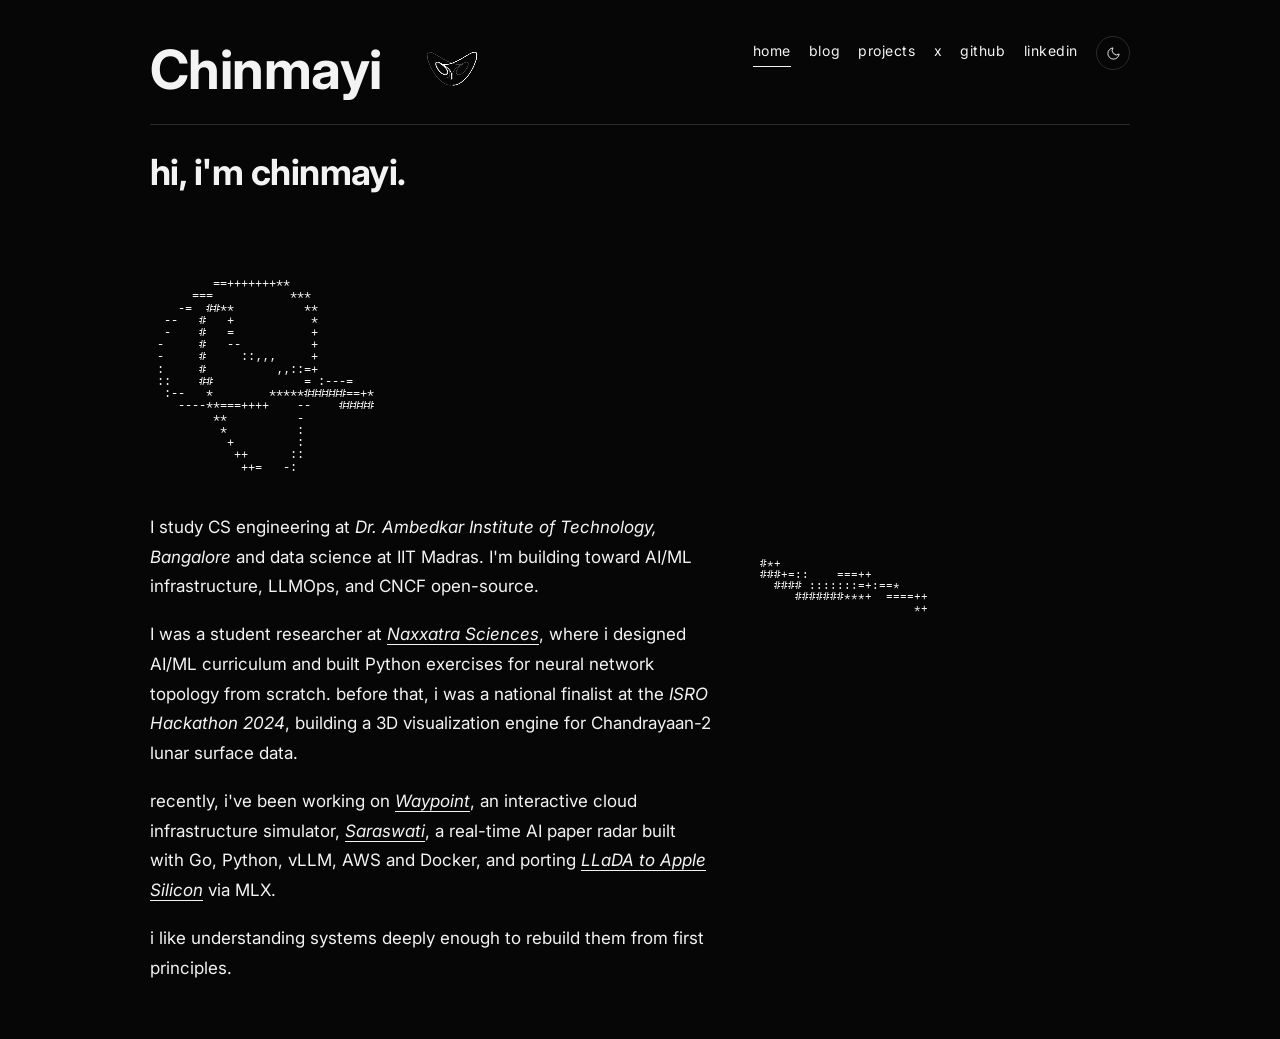
<file: index.html>
<!DOCTYPE html>
<html lang="en">

<head>
  <meta charset="UTF-8">
  <meta name="viewport" content="width=device-width, initial-scale=1.0">
  <title>Chinmayi</title>
  <meta name="description" content="Chinmayi — systems, inference, open source.">
  <meta name="author" content="Chinmayi">
  <link rel="preconnect" href="https://fonts.googleapis.com">
  <link rel="preconnect" href="https://fonts.gstatic.com" crossorigin>
  <link
    href="https://fonts.googleapis.com/css2?family=Cormorant+Garamond:wght@400;500;600&family=IBM+Plex+Mono:wght@400;500&family=Newsreader:opsz,wght@6..72,400;500;600&display=swap"
    rel="stylesheet">
  <link rel="stylesheet" href="style.css">
</head>

<body>
  <div class="content-card">
    <header>
      <div class="header-brand">
        <h1 class="site-title">Chinmayi</h1>
        <div class="lorenz-container">
          <canvas id="lorenzCanvas"></canvas>
        </div>
      </div>
      <nav>
        <a href="index.html" class="nav-link active">home</a>
        <a href="blogs.html" class="nav-link">blog</a>
        <a href="projects.html" class="nav-link">projects</a>
        <a href="https://x.com/realrizzler13" class="nav-link" target="_blank">X</a>
        <a href="https://github.com/rizzler13" class="nav-link" target="_blank">GitHub</a>
        <a href="https://www.linkedin.com/in/chinmayi-kr" class="nav-link" target="_blank">LinkedIn</a>
        <button class="theme-toggle" id="themeToggle" aria-label="Toggle theme">
          <svg class="theme-icon sun-icon" xmlns="http://www.w3.org/2000/svg" viewBox="0 0 24 24">
            <circle cx="12" cy="12" r="5" />
            <path
              d="M12 1v6m0 6v6m8.66-7H15m-6 0H3m15.66 7.66l-4.24-4.24m-4.24 0L5.34 4.34m13.32 15.32l-4.24-4.24m-4.24 0L5.34 19.66" />
          </svg>
          <svg class="theme-icon moon-icon" xmlns="http://www.w3.org/2000/svg" viewBox="0 0 24 24">
            <path d="M21 12.79A9 9 0 1 1 11.21 3 7 7 0 0 0 21 12.79z" />
          </svg>
        </button>
      </nav>
    </header>

    <main>
      <div class="intro-copy">
        <h2 class="greeting">hi, i'm chinmayi.</h2>
      </div>

      <aside class="ascii-panel ascii-panel-primary" aria-labelledby="asciiPrimaryLabel">
        <span id="asciiPrimaryLabel" class="sr-only">rotating study i</span>
        <pre class="ascii-art" id="asciiPrimary" aria-hidden="true"></pre>
      </aside>
      </section>

      <section class="notes-grid">
        <div class="bio">
          <p>I study CS engineering at <i>Dr. Ambedkar Institute of Technology, Bangalore</i> and data science at
            IIT Madras. I'm building toward AI/ML
            infrastructure, LLMOps, and CNCF open-source.</p>

          <p>I was a student researcher at <i><a href="https://naxxatra.com" target="_blank">Naxxatra Sciences</a></i>,
            where i designed AI/ML curriculum and built Python exercises for neural network topology from
            scratch. before that, i was a national finalist at the <i>ISRO Hackathon 2024</i>, building a 3D
            visualization engine for Chandrayaan-2 lunar surface data.</p>

          <p>recently, i've been working on <i><a href="https://d30924xgb9fh2u.cloudfront.net"
                target="_blank">Waypoint</a></i>, an interactive cloud infrastructure simulator, <i><a href="https://d22a5eltm3ki72.cloudfront.net"
                target="_blank">Saraswati</a></i>, a real-time AI paper radar built with Go, Python, vLLM, AWS and
            Docker, and porting <i><a href="https://github.com/Chinmayi-KR/diffusion-mlx" target="_blank">LLaDA to Apple
                Silicon</a></i> via MLX.</p>

          <p>i like understanding systems deeply enough to rebuild them from first principles.</p>




        </div>

        <aside class="side-notes">
          <div class="ascii-panel ascii-panel-secondary" aria-labelledby="asciiSecondaryLabel">
            <span id="asciiSecondaryLabel" class="sr-only">rotating study ii</span>
            <pre class="ascii-art ascii-art-compact" id="asciiSecondary" aria-hidden="true"></pre>
          </div>
        </aside>
      </section>

    </main>
  </div>

  <script>
    class LorenzAttractor {
      constructor(canvas) {
        this.canvas = canvas;
        this.ctx = canvas.getContext('2d');
        this.setupCanvas();

        this.sigma = 10.0;
        this.rho = 28.0;
        this.beta = 8.0 / 3.0;
        this.dt = 0.01;

        this.maxTrailLength = 300;
        this.fadeSpeed = 0.02;

        this.attractors = [
          { x: 1, y: 1, z: 1, trail: [], color: '' },
          { x: 2, y: 1, z: 1, trail: [], color: '' },
          { x: 1, y: 2, z: 1, trail: [], color: '' },
          { x: 1, y: 1, z: 2, trail: [], color: '' },
          { x: -1, y: -1, z: 1, trail: [], color: '' },
          { x: 0.5, y: -0.5, z: 1.5, trail: [], color: '' }
        ];

        this.syncColors();
        this.prePopulateTrails();
        this.animate();
      }

      setupCanvas() {
        this.canvas.style.width = '100%';
        this.canvas.style.height = '100%';

        const fixedWidth = 200;
        const fixedHeight = 150;
        const pixelRatio = window.devicePixelRatio || 1;
        this.canvas.width = fixedWidth * pixelRatio * 2;
        this.canvas.height = fixedHeight * pixelRatio * 2;
        this.ctx.scale(pixelRatio * 2, pixelRatio * 2);
        this.ctx.imageSmoothingEnabled = true;
        this.ctx.imageSmoothingQuality = 'high';
        this.ctx.lineCap = 'round';
        this.ctx.lineJoin = 'round';
        this.width = fixedWidth;
        this.height = fixedHeight;
        this.centerX = this.width / 2;
        this.centerY = this.height / 2;
        this.scale = 1.4;
      }

      syncColors() {
        const styles = getComputedStyle(document.body);
        const palette = [
          styles.getPropertyValue('--canvas-1').trim(),
          styles.getPropertyValue('--canvas-2').trim(),
          styles.getPropertyValue('--canvas-3').trim(),
          styles.getPropertyValue('--canvas-4').trim(),
          styles.getPropertyValue('--canvas-5').trim(),
          styles.getPropertyValue('--canvas-6').trim()
        ];
        this.attractors.forEach((a, i) => {
          a.color = palette[i] || styles.getPropertyValue('--text-primary').trim();
        });
      }

      prePopulateTrails() {
        for (let step = 0; step < 100; step++) {
          this.attractors.forEach(a => {
            const [dx, dy, dz] = this.lorenzEquations(a.x, a.y, a.z);
            a.x += dx; a.y += dy; a.z += dz;
            const [sx, sy] = this.projectTo2D(a.x, a.y, a.z);
            a.trail.push([sx, sy]);
          });
        }
      }

      lorenzEquations(x, y, z) {
        return [
          this.sigma * (y - x) * this.dt,
          (x * (this.rho - z) - y) * this.dt,
          (x * y - this.beta * z) * this.dt
        ];
      }

      projectTo2D(x, y, z) {
        return [
          this.centerX + x * this.scale * 1.5,
          this.centerY - (z - 25) * this.scale
        ];
      }

      update() {
        this.syncColors();
        this.ctx.clearRect(0, 0, this.width, this.height);
        this.attractors.forEach(a => {
          const [dx, dy, dz] = this.lorenzEquations(a.x, a.y, a.z);
          a.x += dx; a.y += dy; a.z += dz;
          const [sx, sy] = this.projectTo2D(a.x, a.y, a.z);
          a.trail.push([sx, sy]);
          if (a.trail.length > this.maxTrailLength) a.trail.shift();
          this.drawTrail(a);
        });
      }

      drawTrail(a) {
        if (a.trail.length < 2) return;
        this.ctx.globalCompositeOperation = 'lighter';
        this.ctx.strokeStyle = a.color;
        this.ctx.lineWidth = 1.2;
        this.ctx.globalAlpha = 0.45;
        this.ctx.beginPath();
        this.ctx.moveTo(a.trail[0][0], a.trail[0][1]);
        for (let i = 2; i < a.trail.length; i += 2) {
          this.ctx.lineTo(a.trail[i][0], a.trail[i][1]);
        }
        if (a.trail.length > 1) {
          this.ctx.lineTo(a.trail[a.trail.length - 1][0], a.trail[a.trail.length - 1][1]);
        }
        this.ctx.stroke();
        this.ctx.globalAlpha = 1;
        this.ctx.globalCompositeOperation = 'source-over';
      }

      animate() {
        this.update();
        requestAnimationFrame(() => this.animate());
      }
    }

    let lorenzInitialized = false;
    function initLorenz() {
      if (lorenzInitialized) return;
      const canvas = document.getElementById('lorenzCanvas');
      if (!canvas) return;
      const container = canvas.parentElement;
      if (!container) return;
      const check = () => {
        const rect = container.getBoundingClientRect();
        if (rect.width > 0 && rect.height > 0) {
          lorenzInitialized = true;
          new LorenzAttractor(canvas);
        } else {
          setTimeout(check, 50);
        }
      };
      setTimeout(check, 100);
    }
    document.addEventListener('DOMContentLoaded', initLorenz);
    window.addEventListener('load', initLorenz);
  </script>

  <script>
    class AsciiRotor {
      constructor(element, options) {
        this.element = element;
        this.width = options.width;
        this.height = options.height;
        this.scale = options.scale;
        this.distance = options.distance;
        this.speed = options.speed;
        this.palette = options.palette;
        this.points = options.points;
        this.rotation = options.rotation || { x: 0.8, y: 0.4, z: 0.25 };
        this.frame = 0;
        this.lastFrameTime = 0;
      }

      rotatePoint(point, ax, ay, az) {
        let { x, y, z } = point;
        const sx = Math.sin(ax), cx = Math.cos(ax);
        let y1 = y * cx - z * sx, z1 = y * sx + z * cx;
        const sy = Math.sin(ay), cy = Math.cos(ay);
        let x2 = x * cy + z1 * sy, z2 = -x * sy + z1 * cy;
        const sz = Math.sin(az), cz = Math.cos(az);
        return { x: x2 * cz - y1 * sz, y: x2 * sz + y1 * cz, z: z2 };
      }

      render(ts) {
        if (ts - this.lastFrameTime < 72) {
          requestAnimationFrame(t => this.render(t));
          return;
        }
        this.lastFrameTime = ts;
        this.frame += 1;

        const chars = Array.from({ length: this.width * this.height }, () => ' ');
        const depth = new Float32Array(this.width * this.height).fill(-Infinity);
        const ax = this.frame * this.speed * this.rotation.x;
        const ay = this.frame * this.speed * this.rotation.y;
        const az = this.frame * this.speed * this.rotation.z;

        for (const point of this.points) {
          const r = this.rotatePoint(point, ax, ay, az);
          const p = this.distance / (this.distance - r.z);
          const px = Math.round(this.width / 2 + r.x * this.scale * p);
          const py = Math.round(this.height / 2 + r.y * this.scale * p * 0.58);
          if (px < 0 || px >= this.width || py < 0 || py >= this.height) continue;
          const idx = py * this.width + px;
          if (r.z <= depth[idx]) continue;
          const lum = Math.max(0, Math.min(1, 0.16 + 0.44 * (r.z / this.distance + 0.5) + 0.4 * (point.weight || 0.5)));
          depth[idx] = r.z;
          chars[idx] = this.palette[Math.min(this.palette.length - 1, Math.floor(lum * (this.palette.length - 1)))];
        }

        const lines = [];
        for (let row = 0; row < this.height; row++) {
          lines.push(chars.slice(row * this.width, (row + 1) * this.width).join(''));
        }
        this.element.textContent = lines.join('\n');
        requestAnimationFrame(t => this.render(t));
      }

      start() { requestAnimationFrame(t => this.render(t)); }
    }

    function buildTorusKnotPoints(total) {
      const pts = [];
      for (let i = 0; i < total; i++) {
        const t = (i / total) * Math.PI * 4;
        pts.push({
          x: (1.65 + 0.55 * Math.cos(3 * t)) * Math.cos(2 * t),
          y: (1.65 + 0.55 * Math.cos(3 * t)) * Math.sin(2 * t),
          z: 0.95 * Math.sin(3 * t),
          weight: (Math.sin(t * 3) + 1) / 2
        });
      }
      return pts;
    }

    function buildLemniscatePoints(total) {
      const pts = [];
      for (let i = 0; i < total; i++) {
        const t = (i / total) * Math.PI * 2;
        const d = 1 + Math.sin(t) ** 2;
        pts.push({
          x: (Math.cos(t) / d) * 2.1,
          y: (Math.sin(t) * Math.cos(t) / d) * 2.6,
          z: Math.sin(2 * t) * 1.2,
          weight: (Math.cos(2 * t) + 1) / 2
        });
      }
      return pts;
    }

    function initAsciiArt() {
      const primary = document.getElementById('asciiPrimary');
      const secondary = document.getElementById('asciiSecondary');
      if (window.matchMedia('(prefers-reduced-motion: reduce)').matches) {
        if (primary) primary.textContent = [
          '           .:-=++=-:.           ',
          '       .-+#@@@@@@@@@@#+-.       ',
          '     .-*@@@#*=-..-=*#@@@*-.     ',
          '    :+@@@*=.          .=*@@+:    ',
          '    =@@#:    recursive     :#@=   ',
          '    =@@#:     geometry     :#@=   ',
          '    :+@@@*=.          .=*@@+:    ',
          '     .-*@@@#*=-..-=*#@@@*-.     ',
          '       .-+#@@@@@@@@@@#+-.       ',
          '           .:-=++=-:.           '
        ].join('\n');
        if (secondary) secondary.textContent = [
          '         .--==--.         ',
          '      .-+#@@@@@@#+-.      ',
          '    .-*@@*=....=*@@*-.    ',
          '    =@@*:  loop  :*@@=    ',
          '    =@@*:  self  :*@@=    ',
          '    .-*@@*=....=*@@*-.    ',
          '      .-+#@@@@@@#+-.      ',
          '         .--==--.         '
        ].join('\n');
        return;
      }
      if (primary) new AsciiRotor(primary, {
        width: 32, height: 18, scale: 7.2, distance: 8, speed: 0.05,
        palette: ' .,:-=+*#%@', points: buildTorusKnotPoints(900),
        rotation: { x: 0.9, y: 0.55, z: 0.22 }
      }).start();
      if (secondary) new AsciiRotor(secondary, {
        width: 28, height: 12, scale: 5.9, distance: 7, speed: 0.042,
        palette: ' .-:=+*#%@', points: buildLemniscatePoints(720),
        rotation: { x: 0.65, y: 0.92, z: 0.18 }
      }).start();
    }
    document.addEventListener('DOMContentLoaded', initAsciiArt);
  </script>

  <script>
    (function () {
      const toggle = document.getElementById('themeToggle');
      const body = document.body;
      if ((localStorage.getItem('theme') || 'dark') === 'dark') body.classList.add('dark-mode');
      toggle.addEventListener('click', () => {
        body.classList.toggle('dark-mode');
        localStorage.setItem('theme', body.classList.contains('dark-mode') ? 'dark' : 'light');
      });
    })();
  </script>
</body>

</html>
</file>
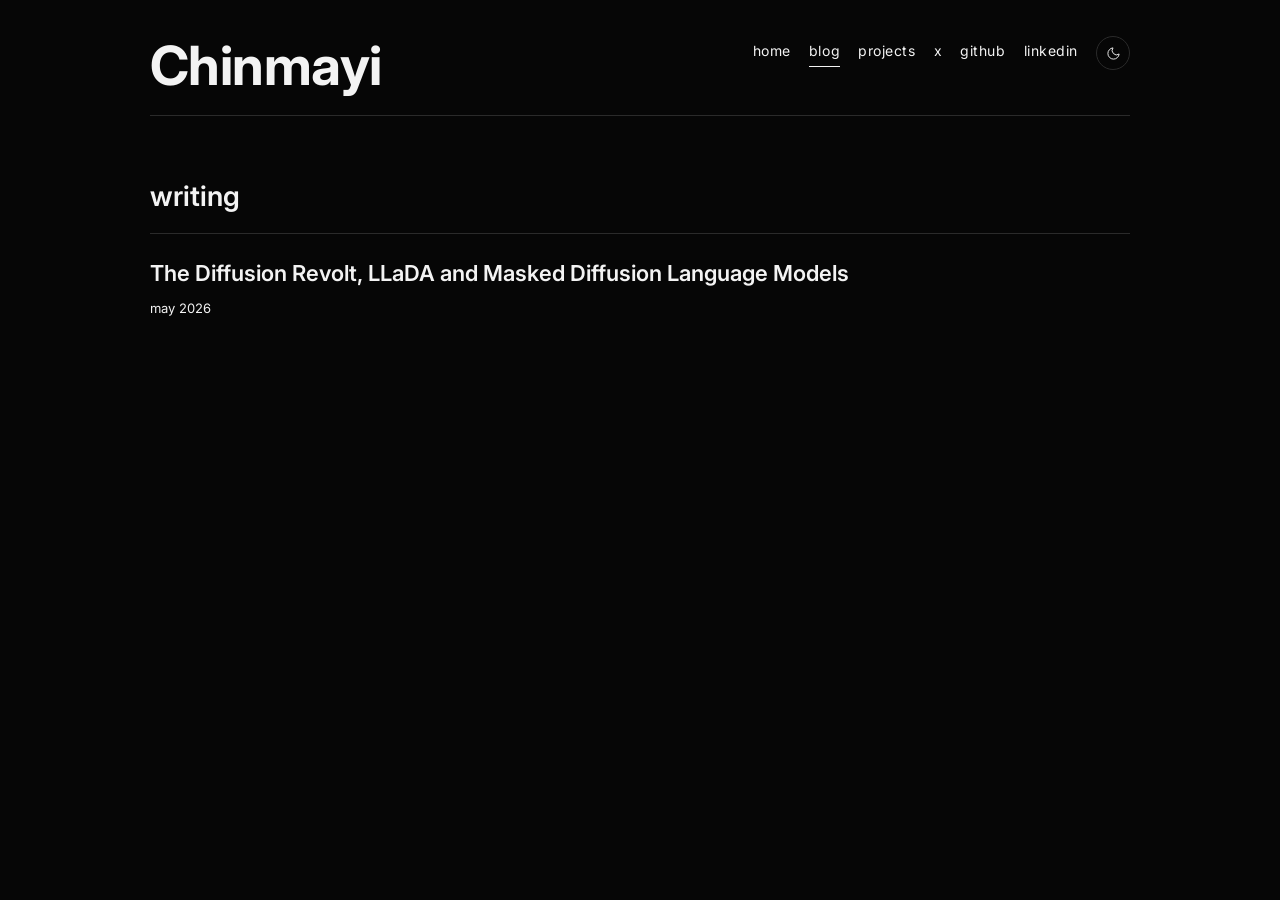
<file: blogs.html>
<!DOCTYPE html>
<html lang="en">

<head>
  <meta charset="UTF-8">
  <meta name="viewport" content="width=device-width, initial-scale=1.0">
  <title>blog - Chinmayi</title>
  <meta name="description" content="Writing by Chinmayi — systems, inference, open source.">
  <link rel="preconnect" href="https://fonts.googleapis.com">
  <link rel="preconnect" href="https://fonts.gstatic.com" crossorigin>
  <link
    href="https://fonts.googleapis.com/css2?family=Cormorant+Garamond:wght@400;500;600&family=IBM+Plex+Mono:wght@400;500&family=Newsreader:opsz,wght@6..72,400;500;600&display=swap"
    rel="stylesheet">
  <link rel="stylesheet" href="style.css">
</head>

<body>
  <div class="container">
    <header>
      <h1 class="site-title">Chinmayi</h1>
      <nav>
        <a href="index.html" class="nav-link">home</a>
        <a href="blogs.html" class="nav-link active">blog</a>
        <a href="projects.html" class="nav-link">projects</a>
        <a href="https://x.com/realrizzler13" class="nav-link" target="_blank">X</a>
        <a href="https://github.com/rizzler13" class="nav-link" target="_blank">GitHub</a>
        <a href="https://www.linkedin.com/in/chinmayi-kr" class="nav-link" target="_blank">LinkedIn</a>
        <button class="theme-toggle" id="themeToggle" aria-label="Toggle theme">
          <svg class="theme-icon sun-icon" xmlns="http://www.w3.org/2000/svg" viewBox="0 0 24 24">
            <circle cx="12" cy="12" r="5" />
            <path
              d="M12 1v6m0 6v6m8.66-7H15m-6 0H3m15.66 7.66l-4.24-4.24m-4.24 0L5.34 4.34m13.32 15.32l-4.24-4.24m-4.24 0L5.34 19.66" />
          </svg>
          <svg class="theme-icon moon-icon" xmlns="http://www.w3.org/2000/svg" viewBox="0 0 24 24">
            <path d="M21 12.79A9 9 0 1 1 11.21 3 7 7 0 0 0 21 12.79z" />
          </svg>
        </button>
      </nav>
    </header>

    <main>
      <section class="writing-section" style="padding-top: 28px;">
        <h2 class="section-heading">writing</h2>
        <div class="blog-list">
          <article class="blog-item">
            <h3 class="blog-title"><a href="https://diffusiononmlx.netlify.app/" target="_blank">The Diffusion Revolt,
                LLaDA and Masked Diffusion Language Models</a></h3>
            <p class="blog-date">may 2026</p>
          </article>
        </div>
      </section>
    </main>
  </div>

  <script>
    (function () {
      const toggle = document.getElementById('themeToggle');
      const body = document.body;
      if ((localStorage.getItem('theme') || 'dark') === 'dark') body.classList.add('dark-mode');
      toggle.addEventListener('click', () => {
        body.classList.toggle('dark-mode');
        localStorage.setItem('theme', body.classList.contains('dark-mode') ? 'dark' : 'light');
      });
    })();
  </script>
</body>

</html>
</file>
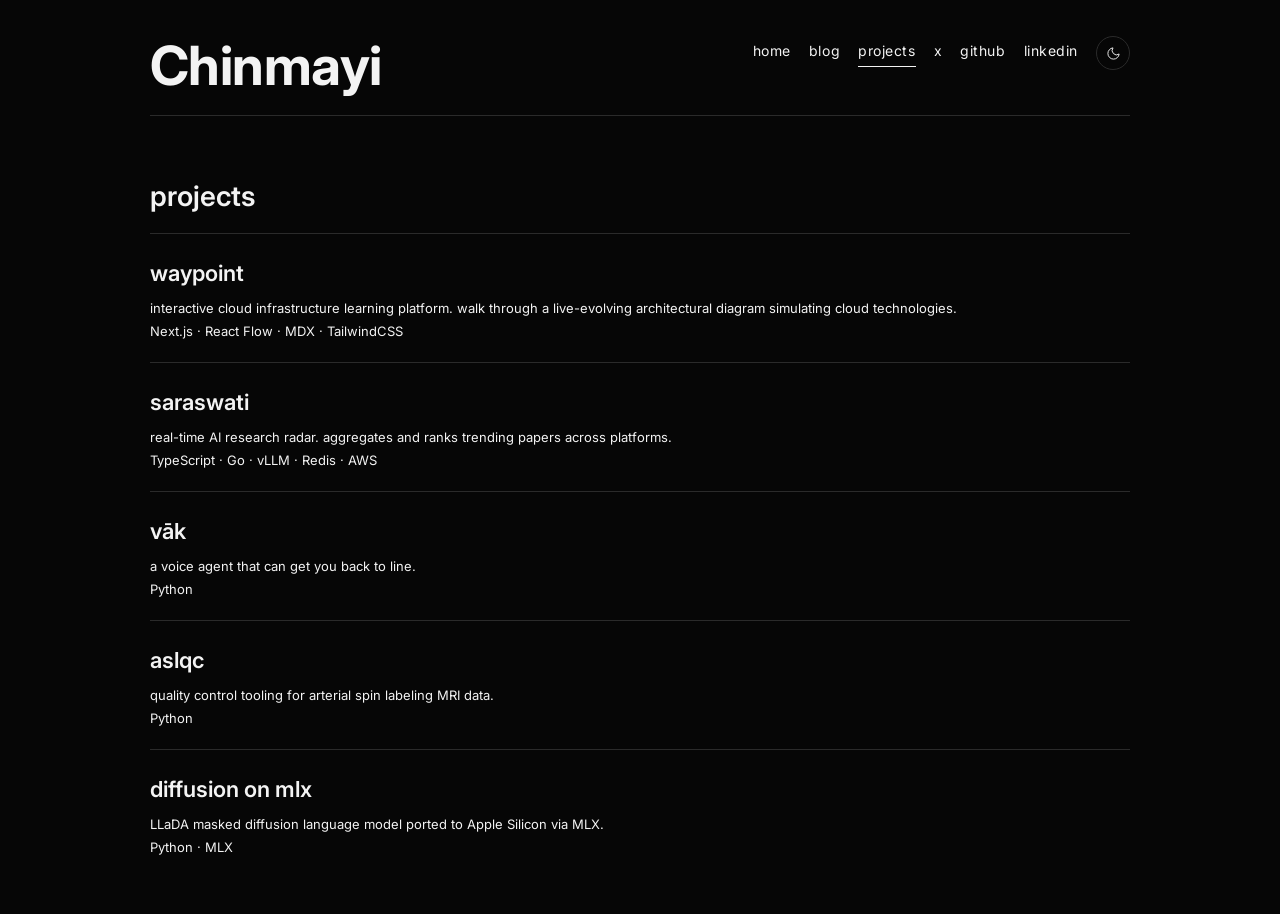
<file: projects.html>
<!DOCTYPE html>
<html lang="en">

<head>
  <meta charset="UTF-8">
  <meta name="viewport" content="width=device-width, initial-scale=1.0">
  <title>projects - Chinmayi</title>
  <meta name="description" content="Projects by Chinmayi — systems, inference, open source.">
  <link rel="preconnect" href="https://fonts.googleapis.com">
  <link rel="preconnect" href="https://fonts.gstatic.com" crossorigin>
  <link
    href="https://fonts.googleapis.com/css2?family=Cormorant+Garamond:wght@400;500;600&family=IBM+Plex+Mono:wght@400;500&family=Newsreader:opsz,wght@6..72,400;500;600&display=swap"
    rel="stylesheet">
  <link rel="stylesheet" href="style.css">
</head>

<body>
  <div class="container">
    <header>
      <h1 class="site-title">Chinmayi</h1>
      <nav>
        <a href="index.html" class="nav-link">home</a>
        <a href="blogs.html" class="nav-link">blog</a>
        <a href="projects.html" class="nav-link active">projects</a>
        <a href="https://x.com/realrizzler13" class="nav-link" target="_blank">X</a>
        <a href="https://github.com/rizzler13" class="nav-link" target="_blank">GitHub</a>
        <a href="https://www.linkedin.com/in/chinmayi-kr" class="nav-link" target="_blank">LinkedIn</a>
        <button class="theme-toggle" id="themeToggle" aria-label="Toggle theme">
          <svg class="theme-icon sun-icon" xmlns="http://www.w3.org/2000/svg" viewBox="0 0 24 24">
            <circle cx="12" cy="12" r="5" />
            <path
              d="M12 1v6m0 6v6m8.66-7H15m-6 0H3m15.66 7.66l-4.24-4.24m-4.24 0L5.34 4.34m13.32 15.32l-4.24-4.24m-4.24 0L5.34 19.66" />
          </svg>
          <svg class="theme-icon moon-icon" xmlns="http://www.w3.org/2000/svg" viewBox="0 0 24 24">
            <path d="M21 12.79A9 9 0 1 1 11.21 3 7 7 0 0 0 21 12.79z" />
          </svg>
        </button>
      </nav>
    </header>

    <main>
      <section class="writing-section" style="padding-top: 28px;">
        <h2 class="section-heading">projects</h2>
        <div class="blog-list">

          <article class="blog-item">
            <h3 class="blog-title"><a href="https://d30924xgb9fh2u.cloudfront.net/" target="_blank">waypoint</a></h3>
            <p class="blog-meta">interactive cloud infrastructure learning platform. walk through a live-evolving
              architectural diagram simulating cloud technologies.</p>
            <p class="blog-date">Next.js · React Flow · MDX · TailwindCSS</p>
          </article>

          <article class="blog-item">
            <h3 class="blog-title"><a href="https://d22a5eltm3ki72.cloudfront.net/" target="_blank">saraswati</a></h3>
            <p class="blog-meta">real-time AI research radar. aggregates and ranks trending papers across platforms.</p>
            <p class="blog-date">TypeScript · Go · vLLM · Redis · AWS</p>
          </article>

          <article class="blog-item">
            <h3 class="blog-title"><a href="https://github.com/rizzler13/vak" target="_blank">vāk</a></h3>
            <p class="blog-meta">a voice agent that can get you back to line.</p>
            <p class="blog-date">Python</p>
          </article>

          <article class="blog-item">
            <h3 class="blog-title"><a href="https://github.com/rizzler13/asl-qc" target="_blank">aslqc</a></h3>
            <p class="blog-meta">quality control tooling for arterial spin labeling MRI data.</p>
            <p class="blog-date">Python</p>
          </article>

          <article class="blog-item">
            <h3 class="blog-title"><a href="https://github.com/Chinmayi-KR/diffusion-mlx" target="_blank">diffusion on
                mlx</a></h3>
            <p class="blog-meta">LLaDA masked diffusion language model ported to Apple Silicon via MLX.</p>
            <p class="blog-date">Python · MLX</p>
          </article>

        </div>
      </section>
    </main>
  </div>

  <script>
    (function () {
      const toggle = document.getElementById('themeToggle');
      const body = document.body;
      if ((localStorage.getItem('theme') || 'dark') === 'dark') body.classList.add('dark-mode');
      toggle.addEventListener('click', () => {
        body.classList.toggle('dark-mode');
        localStorage.setItem('theme', body.classList.contains('dark-mode') ? 'dark' : 'light');
      });
    })();
  </script>
</body>

</html>
</file>
<file: style.css>
@import url('https://fonts.googleapis.com/css2?family=Cormorant+Garamond:wght@400;500;600&family=IBM+Plex+Mono:wght@400;500&family=Inter:wght@400;500;600;700&family=Newsreader:opsz,wght@6..72,400;500;600&display=swap');

:root {
  --bg-color: #c8c1b4;
  --surface-color: #c8c1b4;
  --panel-bg: #c8c1b4;
  --text-primary: #111111;
  --text-color: #111111;
  --text-secondary: #111111;
  --text-muted: #4a4540;
  --link-color: #111111;
  --link-hover: #111111;
  --border-color: #b0a99c;
  --code-bg: #beb7ab;
  --blockquote-color: #111111;
  --panel-strong: #111111;
  --accent: #111111;
  --selection-bg: #111111;
  --selection-text: #c8c1b4;
  --canvas-1: #111111;
  --canvas-2: #2c2c2c;
  --canvas-3: #454545;
  --canvas-4: #5f5f5f;
  --canvas-5: #787878;
  --canvas-6: #929292;
  --monospace: 'IBM Plex Mono', 'SFMono-Regular', Consolas, monospace;
}

body.dark-mode {
  --bg-color: #060606;
  --surface-color: #060606;
  --panel-bg: #060606;
  --text-primary: #f3f3f3;
  --text-color: #f3f3f3;
  --text-secondary: #f3f3f3;
  --text-muted: #f3f3f3;
  --link-color: #f3f3f3;
  --link-hover: #f3f3f3;
  --border-color: #2a2a2a;
  --code-bg: #121212;
  --blockquote-color: #f3f3f3;
  --panel-strong: #f3f3f3;
  --accent: #f3f3f3;
  --selection-bg: #f3f3f3;
  --selection-text: #060606;
  --canvas-1: #f3f3f3;
  --canvas-2: #dddddd;
  --canvas-3: #c5c5c5;
  --canvas-4: #acacac;
  --canvas-5: #949494;
  --canvas-6: #7b7b7b;
}

* {
  margin: 0;
  padding: 0;
  box-sizing: border-box;
}

html {
  scroll-behavior: smooth;
  background: var(--bg-color);
}

body {
  min-height: 100vh;
  background: var(--bg-color);
  color: var(--text-color);
  font-family: 'Inter', 'Helvetica Neue', Helvetica, Arial, sans-serif;
  font-size: 17px;
  line-height: 1.75;
  -webkit-font-smoothing: antialiased;
  -moz-osx-font-smoothing: grayscale;
  transition: background-color 0.25s ease, color 0.25s ease;
}

a {
  color: var(--link-color);
  text-decoration: none;
  transition: color 0.2s ease, border-color 0.2s ease;
}

a:hover {
  color: var(--link-hover);
}

code, pre, samp, kbd {
  font-family: var(--monospace);
}

.content-card,
.container {
  width: min(980px, calc(100% - 48px));
  margin: 0 auto;
  padding: 36px 0 56px;
  background: var(--surface-color);
  animation: fadeIn 0.45s ease-out both;
}

header {
  display: flex;
  justify-content: space-between;
  align-items: flex-start;
  gap: 20px;
  flex-wrap: wrap;
  padding: 0 0 20px;
  border-bottom: 1px solid var(--border-color);
}

.header-brand {
  display: flex;
  align-items: center;
  gap: 14px;
}

.site-title {
  font-family: 'Inter', 'Helvetica Neue', Helvetica, Arial, sans-serif;
  font-size: clamp(38px, 5.5vw, 54px);
  font-weight: 700;
  letter-spacing: -0.01em;
  color: var(--text-primary);
  line-height: 1.1;
}

.lorenz-container {
  width: 112px;
  height: 68px;
  flex-shrink: 0;
  pointer-events: none;
}

#lorenzCanvas {
  display: block;
  width: 100% !important;
  height: 100% !important;
  background: transparent;
}

nav {
  display: flex;
  align-items: center;
  flex-wrap: wrap;
  gap: 10px 18px;
}

.nav-link {
  color: var(--text-secondary);
  font-size: 14px;
  letter-spacing: 0.04em;
  text-transform: lowercase;
  border-bottom: 1px solid transparent;
  padding-bottom: 2px;
}

.nav-link:hover,
.nav-link.active {
  color: var(--text-primary);
  border-bottom-color: currentColor;
}

.theme-toggle {
  width: 34px;
  height: 34px;
  border: 1px solid var(--border-color);
  border-radius: 999px;
  background: transparent;
  color: var(--text-primary);
  display: inline-flex;
  align-items: center;
  justify-content: center;
  cursor: pointer;
  transition: border-color 0.2s ease, background-color 0.2s ease, transform 0.2s ease;
}

.theme-toggle:hover {
  border-color: var(--text-primary);
  transform: translateY(-1px);
}

.theme-toggle svg {
  width: 15px;
  height: 15px;
  fill: none;
  stroke: currentColor;
  stroke-width: 1.5;
}

.theme-icon {
  display: block;
}

body.dark-mode .sun-icon { display: none; }
body.dark-mode .moon-icon { display: block; }
body:not(.dark-mode) .sun-icon { display: block; }
body:not(.dark-mode) .moon-icon { display: none; }

main {
  display: grid;
  gap: 40px;
  padding-top: 28px;
}

.intro-grid,
.notes-grid {
  display: grid;
  gap: 32px;
  align-items: start;
}

.intro-grid {
  grid-template-columns: minmax(0, 1.35fr) minmax(280px, 0.9fr);
}

.notes-grid {
  grid-template-columns: minmax(0, 1.25fr) minmax(250px, 0.85fr);
}

.greeting {
  font-family: 'Inter', 'Helvetica Neue', Helvetica, Arial, sans-serif;
  font-size: clamp(28px, 3.8vw, 36px);
  font-weight: 700;
  line-height: 1.1;
  letter-spacing: -0.015em;
  color: var(--text-primary);
  margin-bottom: 20px;
}

.lede {
  max-width: 44ch;
  color: var(--text-secondary);
  font-size: 17px;
  margin-bottom: 10px;
}

.bio p {
  margin-bottom: 18px;
}

.bio p:last-child {
  margin-bottom: 0;
}

.bio strong {
  color: var(--text-primary);
}

.bio a {
  border-bottom: 1px solid currentColor;
}

.ascii-panel {
  border: 0;
  background: transparent;
  padding: 0;
}

.ascii-art {
  min-height: 18em;
  white-space: pre;
  overflow: hidden;
  font-family: var(--monospace);
  font-size: 12px;
  line-height: 1.02;
  color: var(--panel-strong);
}

.ascii-art-compact {
  min-height: 10.6em;
  font-size: 11px;
}

.side-notes {
  display: grid;
  gap: 0;
}

.sr-only {
  position: absolute;
  width: 1px;
  height: 1px;
  padding: 0;
  margin: -1px;
  overflow: hidden;
  clip: rect(0, 0, 0, 0);
  white-space: nowrap;
  border: 0;
}

.section-heading {
  font-family: 'Inter', 'Helvetica Neue', Helvetica, Arial, sans-serif;
  font-size: 28px;
  font-weight: 600;
  color: var(--text-primary);
  margin-bottom: 20px;
  padding-bottom: 12px;
  border-bottom: 1px solid var(--border-color);
}

.blog-list {
  max-width: 100%;
}

.blog-item {
  padding: 0 0 20px;
  margin-bottom: 20px;
  border-bottom: 1px solid var(--border-color);
}

.blog-item:last-child {
  margin-bottom: 0;
  padding-bottom: 0;
  border-bottom: 0;
}

.blog-title {
  font-family: 'Inter', 'Helvetica Neue', Helvetica, Arial, sans-serif;
  font-size: 22px;
  font-weight: 600;
  margin-bottom: 4px;
}

.blog-title a {
  color: var(--text-primary);
  border-bottom: 1px solid transparent;
}

.blog-title a:hover {
  border-bottom-color: currentColor;
}

.blog-date,
.blog-meta {
  color: var(--text-muted);
  font-size: 13px;
}

.back-link {
  display: inline-block;
  margin-bottom: 24px;
  font-size: 14px;
  color: var(--text-secondary);
  border-bottom: 1px solid transparent;
}

.back-link:hover {
  border-bottom-color: currentColor;
}

::selection {
  background: var(--selection-bg);
  color: var(--selection-text);
}

@keyframes fadeIn {
  from { opacity: 0; transform: translateY(12px); }
  to { opacity: 1; transform: translateY(0); }
}

@media screen and (max-width: 900px) {
  .intro-grid,
  .notes-grid {
    grid-template-columns: 1fr;
  }

  .content-card,
  .container {
    width: min(980px, calc(100% - 40px));
    padding-top: 28px;
    padding-bottom: 40px;
  }
}

@media screen and (max-width: 768px) {
  .site-title { font-size: 36px; }
  .lorenz-container { width: 92px; height: 56px; }
  .greeting { font-size: 28px; }
  .nav-link { font-size: 13px; }
  .ascii-art { font-size: 10px; }
}

@media screen and (max-width: 480px) {
  .content-card,
  .container {
    width: calc(100% - 24px);
    padding-top: 20px;
    padding-bottom: 28px;
  }

  header { gap: 14px; padding-bottom: 16px; }
  .header-brand { gap: 10px; }
  .site-title { font-size: 28px; }
  .lorenz-container { width: 76px; height: 46px; }
  .greeting { font-size: 22px; }

  .lede, .bio p { font-size: 15px; }
  .ascii-art { min-height: 15em; font-size: 9px; }
  .ascii-art-compact { min-height: 8.8em; }
}

@media (prefers-reduced-motion: reduce) {
  html, body, .content-card, .container, .greeting, .theme-toggle {
    animation: none !important;
    transition: none !important;
  }
}
</file>
